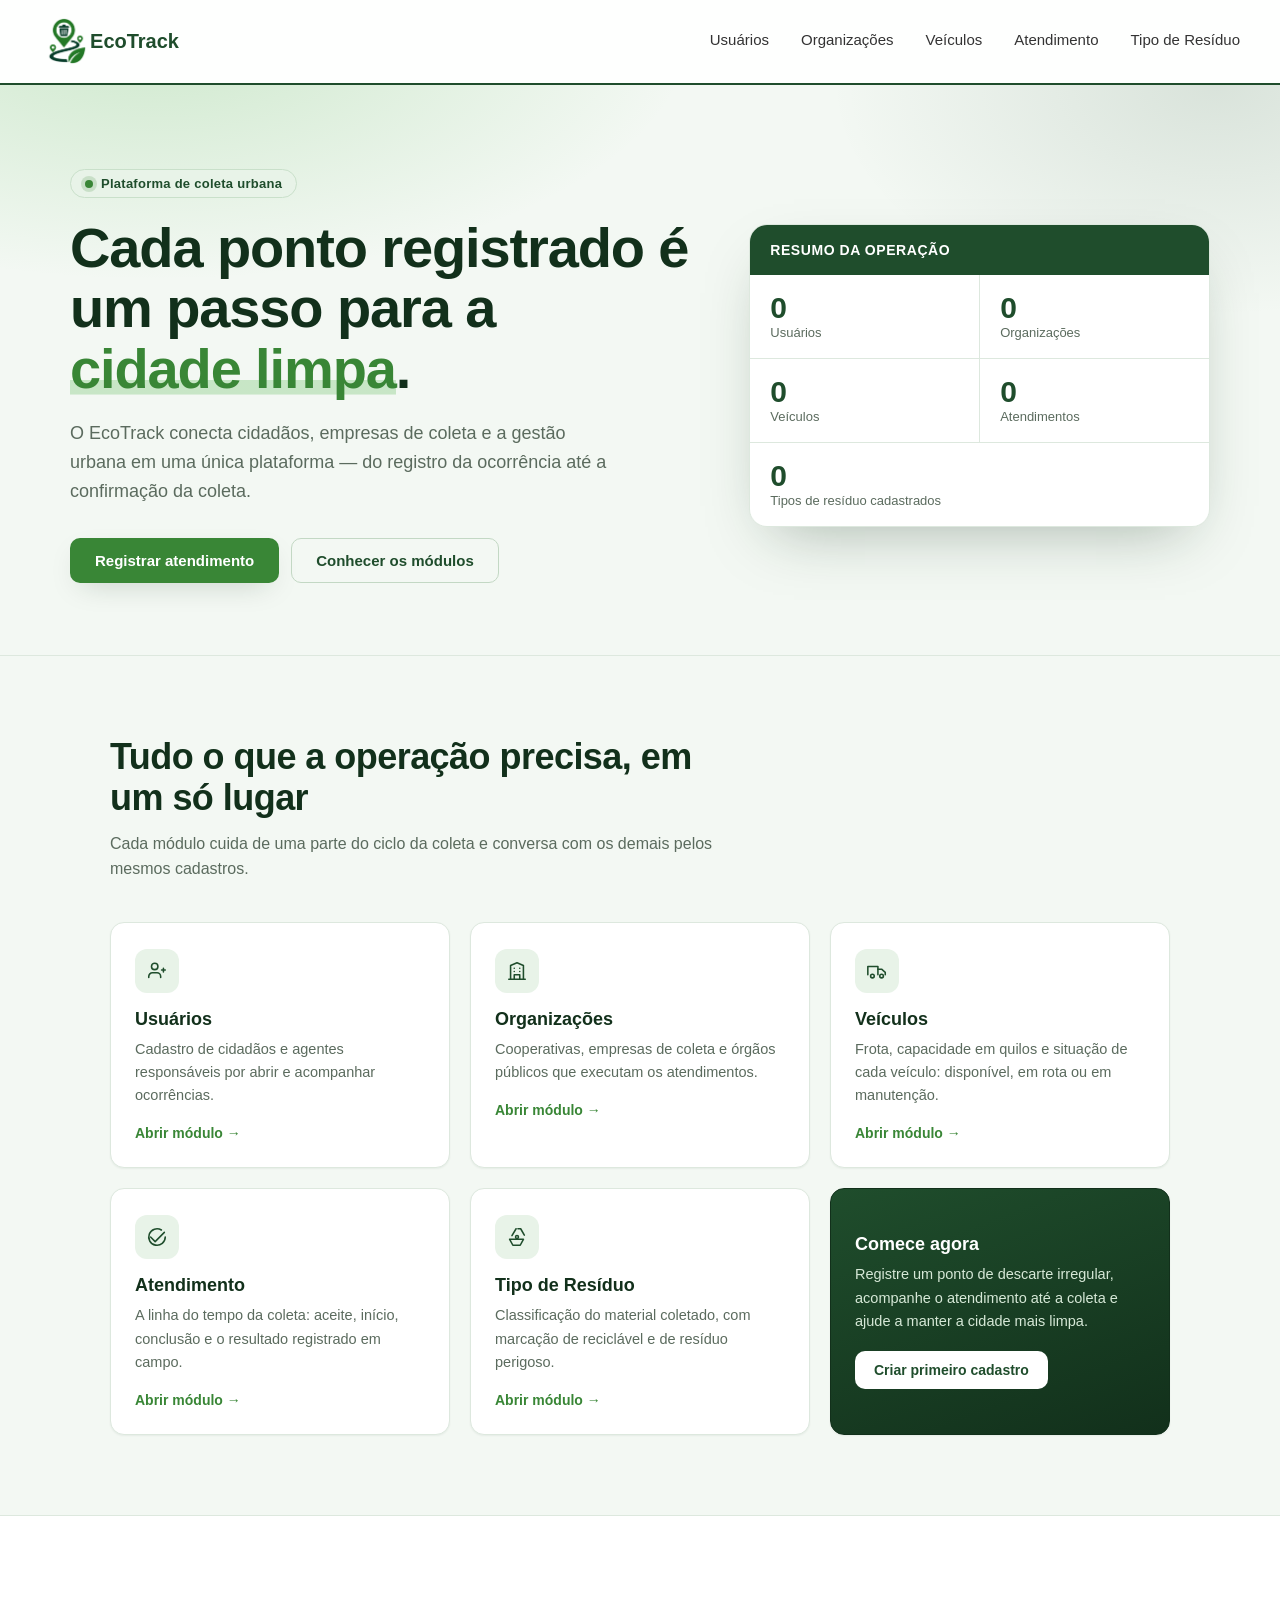
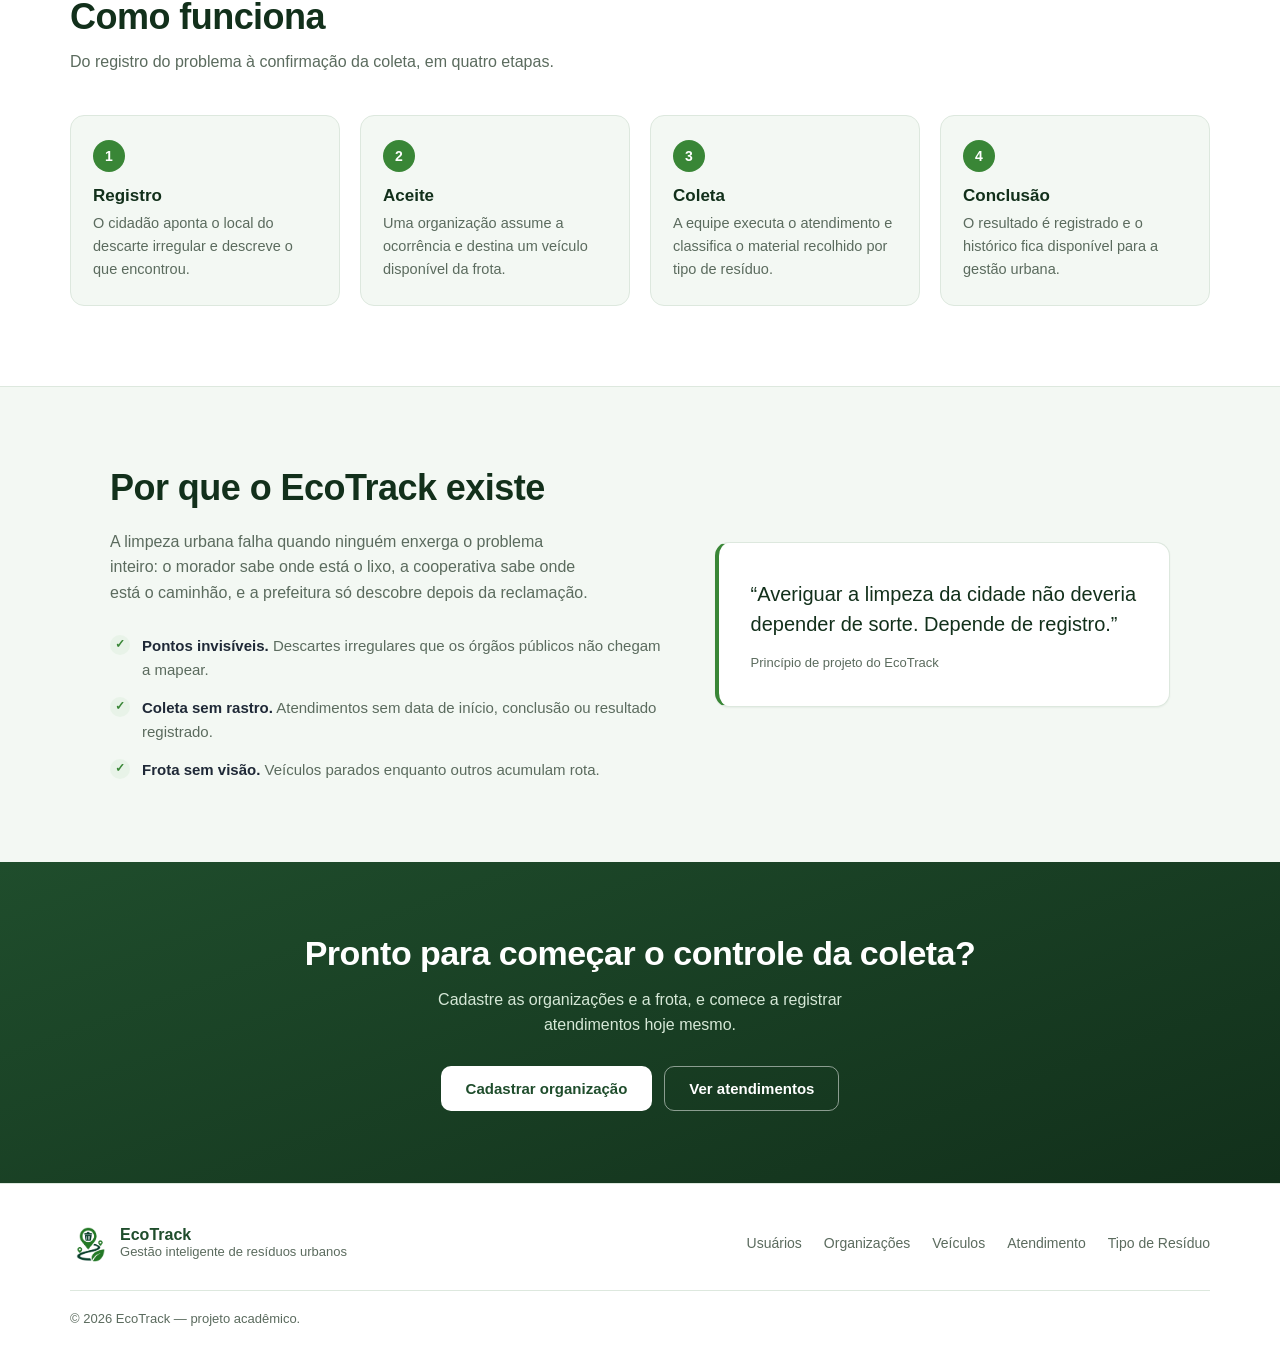
<file: index.html>
<!-- Integrantes: Adilson José (atendimento) / Arthur José (tiposresiduos) / Débora Lemos (organizacao)/ Gabriel Henrique (usuario) / Gustavo Haluch (veiculos) -->

<!doctype html>
<html lang="pt-BR">
  <head>
    <meta charset="UTF-8" />
    <meta name="viewport" content="width=device-width, initial-scale=1" />
    <meta
      name="description"
      content="EcoTrack conecta cidadãos, cooperativas e gestão urbana: registro de pontos de descarte irregular, acompanhamento do atendimento e controle da frota de coleta."
    />
    <title>EcoTrack — Gestão inteligente de resíduos urbanos</title>
    <link rel="stylesheet" href="style.css" />
    <link rel="shortcut icon" href="favicon.ico" type="image/x-icon" />
  </head>
  <body>
    <a class="skip-link" href="#conteudo">Pular para o conteúdo</a>

    <header class="head">
      <div class="logo">
        <a href="index.html"><img src="image.png" alt="EcoTrack logo" /></a>
        <a href="index.html">EcoTrack</a>
      </div>
      <nav class="nav" aria-label="Módulos">
        <a href="usuario.html">Usuários</a>
        <a href="organizacao.html">Organizações</a>
        <a href="veiculos.html">Veículos</a>
        <a href="atendimento.html">Atendimento</a>
        <a href="tiporesiduos.html">Tipo de Resíduo</a>
      </nav>
    </header>

    <main id="conteudo">
      <!-- HERO -->
      <section class="hero">
        <div class="hero__inner">
          <div class="hero__copy">
            <span class="badge"
              ><span class="badge__dot" aria-hidden="true"></span> Plataforma de
              coleta urbana</span
            >
            <h1>
              Cada ponto registrado é um passo para a
              <span class="hl">cidade limpa</span>.
            </h1>
            <p class="lead">
              O EcoTrack conecta cidadãos, empresas de coleta e a gestão urbana
              em uma única plataforma — do registro da ocorrência até a
              confirmação da coleta.
            </p>

            <div class="hero__actions">
              <a class="btn btn--solid" href="atendimento.html"
                >Registrar atendimento</a
              >
              <a class="btn btn--ghost" href="#modulos">Conhecer os módulos</a>
            </div>

          </div>


          <aside class="panel" aria-label="Resumo dos seus registros">
            <div class="panel__head">
              <span class="panel__title">Resumo da operação</span>
            </div>

            <div class="panel__grid">
              <a class="stat" href="usuario.html">
                <span class="stat__num" data-contador="listaUsuario">0</span>
                <span class="stat__label">Usuários</span>
              </a>
              <a class="stat" href="organizacao.html">
                <span class="stat__num" data-contador="listaOrganizacao">0</span>
                <span class="stat__label">Organizações</span>
              </a>
              <a class="stat" href="veiculos.html">
                <span class="stat__num" data-contador="listaVeiculo">0</span>
                <span class="stat__label">Veículos</span>
              </a>
              <a class="stat" href="atendimento.html">
                <span class="stat__num" data-contador="atendimento">0</span>
                <span class="stat__label">Atendimentos</span>
              </a>
              <a class="stat stat--wide" href="tiporesiduos.html">
                <span class="stat__num" data-contador="tipo_residuo">0</span>
                <span class="stat__label">Tipos de resíduo cadastrados</span>
              </a>
            </div>
          </aside>
        </div>
      </section>

      <section class="section" id="modulos">
        <header class="section__head">
          <h2>Tudo o que a operação precisa, em um só lugar</h2>
          <p>
            Cada módulo cuida de uma parte do ciclo da coleta e conversa com os
            demais pelos mesmos cadastros.
          </p>
        </header>

        <div class="cards">
          <a class="card" href="usuario.html">
            <span class="card__icon" aria-hidden="true">
              <svg viewBox="0 0 24 24" fill="none" stroke="currentColor" stroke-width="1.7" stroke-linecap="round" stroke-linejoin="round">
                <path d="M16 19v-1a4 4 0 0 0-4-4H7a4 4 0 0 0-4 4v1" />
                <circle cx="9.5" cy="7" r="3.5" />
                <path d="M17 11h4M19 9v4" />
              </svg>
            </span>
            <h3>Usuários</h3>
            <p>
              Cadastro de cidadãos e agentes responsáveis por abrir e acompanhar
              ocorrências.
            </p>
            <span class="card__link">Abrir módulo →</span>
          </a>

          <a class="card" href="organizacao.html">
            <span class="card__icon" aria-hidden="true">
              <svg viewBox="0 0 24 24" fill="none" stroke="currentColor" stroke-width="1.7" stroke-linecap="round" stroke-linejoin="round">
                <path d="M3 21h18" />
                <path d="M5 21V6l7-3 7 3v15" />
                <path d="M9 21v-5h6v5" />
                <path d="M9 9h.01M15 9h.01M9 12.5h.01M15 12.5h.01" />
              </svg>
            </span>
            <h3>Organizações</h3>
            <p>
              Cooperativas, empresas de coleta e órgãos públicos que executam os
              atendimentos.
            </p>
            <span class="card__link">Abrir módulo →</span>
          </a>

          <a class="card" href="veiculos.html">
            <span class="card__icon" aria-hidden="true">
              <svg viewBox="0 0 24 24" fill="none" stroke="currentColor" stroke-width="1.7" stroke-linecap="round" stroke-linejoin="round">
                <path d="M2 16V7h11v9" />
                <path d="M13 10h4l4 3.5V16" />
                <circle cx="7" cy="17.5" r="2" />
                <circle cx="17" cy="17.5" r="2" />
              </svg>
            </span>
            <h3>Veículos</h3>
            <p>
              Frota, capacidade em quilos e situação de cada veículo: disponível,
              em rota ou em manutenção.
            </p>
            <span class="card__link">Abrir módulo →</span>
          </a>

          <a class="card" href="atendimento.html">
            <span class="card__icon" aria-hidden="true">
              <svg viewBox="0 0 24 24" fill="none" stroke="currentColor" stroke-width="1.7" stroke-linecap="round" stroke-linejoin="round">
                <path d="M20 7 10 17l-5-5" />
                <path d="M21 12a9 9 0 1 1-4.2-7.6" />
              </svg>
            </span>
            <h3>Atendimento</h3>
            <p>
              A linha do tempo da coleta: aceite, início, conclusão e o resultado
              registrado em campo.
            </p>
            <span class="card__link">Abrir módulo →</span>
          </a>

          <a class="card" href="tiporesiduos.html">
            <span class="card__icon" aria-hidden="true">
              <svg viewBox="0 0 24 24" fill="none" stroke="currentColor" stroke-width="1.7" stroke-linecap="round" stroke-linejoin="round">
                <path d="M11 3 6.5 10.5" />
                <path d="M13 3h3l4 7" />
                <path d="M7.5 21 4 14.5h15L15.5 21z" />
                <circle cx="12" cy="12" r="1.6" />
              </svg>
            </span>
            <h3>Tipo de Resíduo</h3>
            <p>
              Classificação do material coletado, com marcação de reciclável e de
              resíduo perigoso.
            </p>
            <span class="card__link">Abrir módulo →</span>
          </a>

          <div class="card card--cta">
            <h3>Comece agora</h3>
            <p>
              Registre um ponto de descarte irregular, acompanhe o atendimento
              até a coleta e ajude a manter a cidade mais limpa.
            </p>
            <a class="btn btn--solid btn--sm" href="usuario.html"
              >Criar primeiro cadastro</a
            >
          </div>
        </div>
      </section>

      <section class="section section--alt" id="como-funciona">
        <header class="section__head">
          <h2>Como funciona</h2>
          <p>Do registro do problema à confirmação da coleta, em quatro etapas.</p>
        </header>

        <ol class="steps">
          <li class="step">
            <span class="step__num">1</span>
            <h3>Registro</h3>
            <p>
              O cidadão aponta o local do descarte irregular e descreve o que
              encontrou.
            </p>
          </li>
          <li class="step">
            <span class="step__num">2</span>
            <h3>Aceite</h3>
            <p>
              Uma organização assume a ocorrência e destina um veículo disponível
              da frota.
            </p>
          </li>
          <li class="step">
            <span class="step__num">3</span>
            <h3>Coleta</h3>
            <p>
              A equipe executa o atendimento e classifica o material recolhido por
              tipo de resíduo.
            </p>
          </li>
          <li class="step">
            <span class="step__num">4</span>
            <h3>Conclusão</h3>
            <p>
              O resultado é registrado e o histórico fica disponível para a gestão
              urbana.
            </p>
          </li>
        </ol>
      </section>

      <section class="section split">
        <div class="split__copy">
          <h2>Por que o EcoTrack existe</h2>
          <p class="lead lead--sm">
            A limpeza urbana falha quando ninguém enxerga o problema inteiro: o
            morador sabe onde está o lixo, a cooperativa sabe onde está o
            caminhão, e a prefeitura só descobre depois da reclamação.
          </p>
          <ul class="checks">
            <li>
              <strong>Pontos invisíveis.</strong> Descartes irregulares que os
              órgãos públicos não chegam a mapear.
            </li>
            <li>
              <strong>Coleta sem rastro.</strong> Atendimentos sem data de início,
              conclusão ou resultado registrado.
            </li>
            <li>
              <strong>Frota sem visão.</strong> Veículos parados enquanto outros
              acumulam rota.
            </li>
          </ul>
        </div>

        <figure class="split__quote">
          <blockquote>
            “Averiguar a limpeza da cidade não deveria depender de sorte. Depende
            de registro.”
          </blockquote>
          <figcaption>Princípio de projeto do EcoTrack</figcaption>
        </figure>
      </section>

      <section class="cta">
        <h2>Pronto para começar o controle da coleta?</h2>
        <p>
          Cadastre as organizações e a frota, e comece a registrar atendimentos
          hoje mesmo.
        </p>
        <div class="cta__actions">
          <a class="btn btn--light" href="organizacao.html"
            >Cadastrar organização</a
          >
          <a class="btn btn--outline" href="atendimento.html"
            >Ver atendimentos</a
          >
        </div>
      </section>
    </main>

    <footer class="foot">
      <div class="foot__inner">
        <div class="foot__brand">
          <img src="image.png" alt="" />
          <div>
            <strong>EcoTrack</strong>
            <span>Gestão inteligente de resíduos urbanos</span>
          </div>
        </div>

        <nav class="foot__links" aria-label="Rodapé">
          <a href="usuario.html">Usuários</a>
          <a href="organizacao.html">Organizações</a>
          <a href="veiculos.html">Veículos</a>
          <a href="atendimento.html">Atendimento</a>
          <a href="tiporesiduos.html">Tipo de Resíduo</a>
        </nav>
      </div>
      <p class="foot__legal">
        © <span id="ano">2026</span> EcoTrack — projeto acadêmico.
      </p>
    </footer>

    <script src="index.js"></script>
  </body>
</html>
</file>
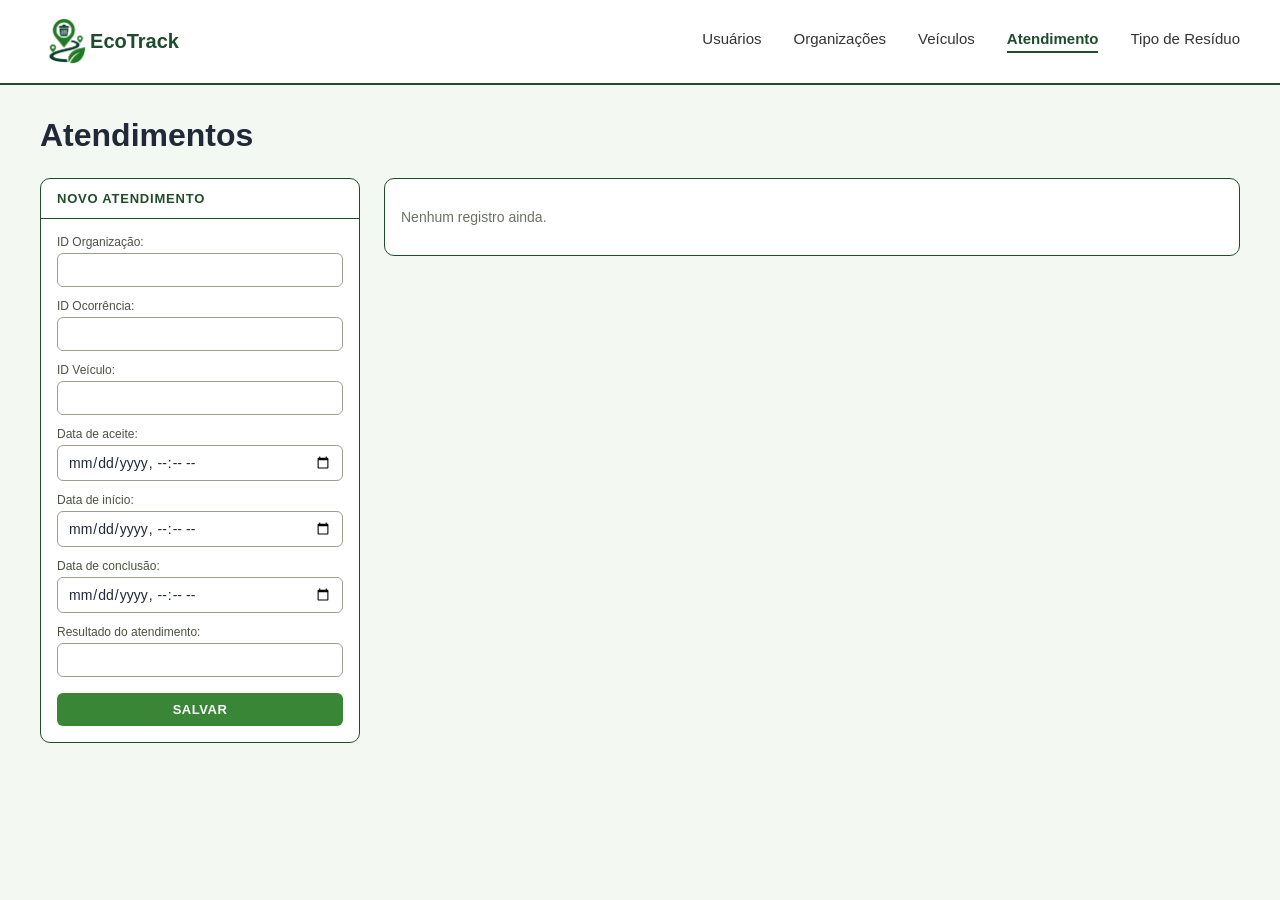
<file: atendimento.html>
<!doctype html>
<html lang="pt-br">
  <head>
    <meta charset="UTF-8" />
    <title>CRUD Atendimento</title>
    <link rel="stylesheet" href="style.css" />
    <link rel="shortcut icon" href="favicon.ico" type="image/x-icon">
  </head>
  <body>
    <header class="head">
      <div class="logo">
        <a href="index.html"><img src="image.png" alt="EcoTrack logo" /></a>
        <a href="index.html">EcoTrack</a>
      </div>
      <nav class="nav">
        <a href="usuario.html">Usuários</a>
        <a href="organizacao.html">Organizações</a>
        <a href="veiculos.html">Veículos</a>
        <a href="atendimento.html" class="active">Atendimento</a>
        <a href="tiporesiduos.html">Tipo de Resíduo</a>
      </nav>
    </header>

    <main class="page">
      <h1>Atendimentos</h1>

      <div class="crud-layout">
        <form id="form-atendimento" class="form-card">
          <div class="form-card__header">Novo atendimento</div>
          <div class="form-card__body">
            <input type="hidden" id="campo-id-editando" />

            <label>
              ID Organização:
              <input type="number" id="campo-id-organizacao" required />
            </label>

            <label>
              ID Ocorrência:
              <input type="number" id="campo-id-ocorrencia" required />
            </label>

            <label>
              ID Veículo:
              <input type="number" id="campo-id-veiculo" required />
            </label>

            <label>
              Data de aceite:
              <input type="datetime-local" id="campo-data-aceite" />
            </label>

            <label>
              Data de início:
              <input type="datetime-local" id="campo-data-inicio" />
            </label>

            <label>
              Data de conclusão:
              <input type="datetime-local" id="campo-data-conclusao" />
            </label>

            <label>
              Resultado do atendimento:
              <input type="text" id="campo-resultado" maxlength="30" />
            </label>

            <button type="submit" class="btn-primary">Salvar</button>
          </div>
        </form>

        <div class="list-card">
          <div id="area-lista"></div>
        </div>
      </div>
    </main>

    <script src="atendimento.js"></script>
  </body>
</html>
</file>
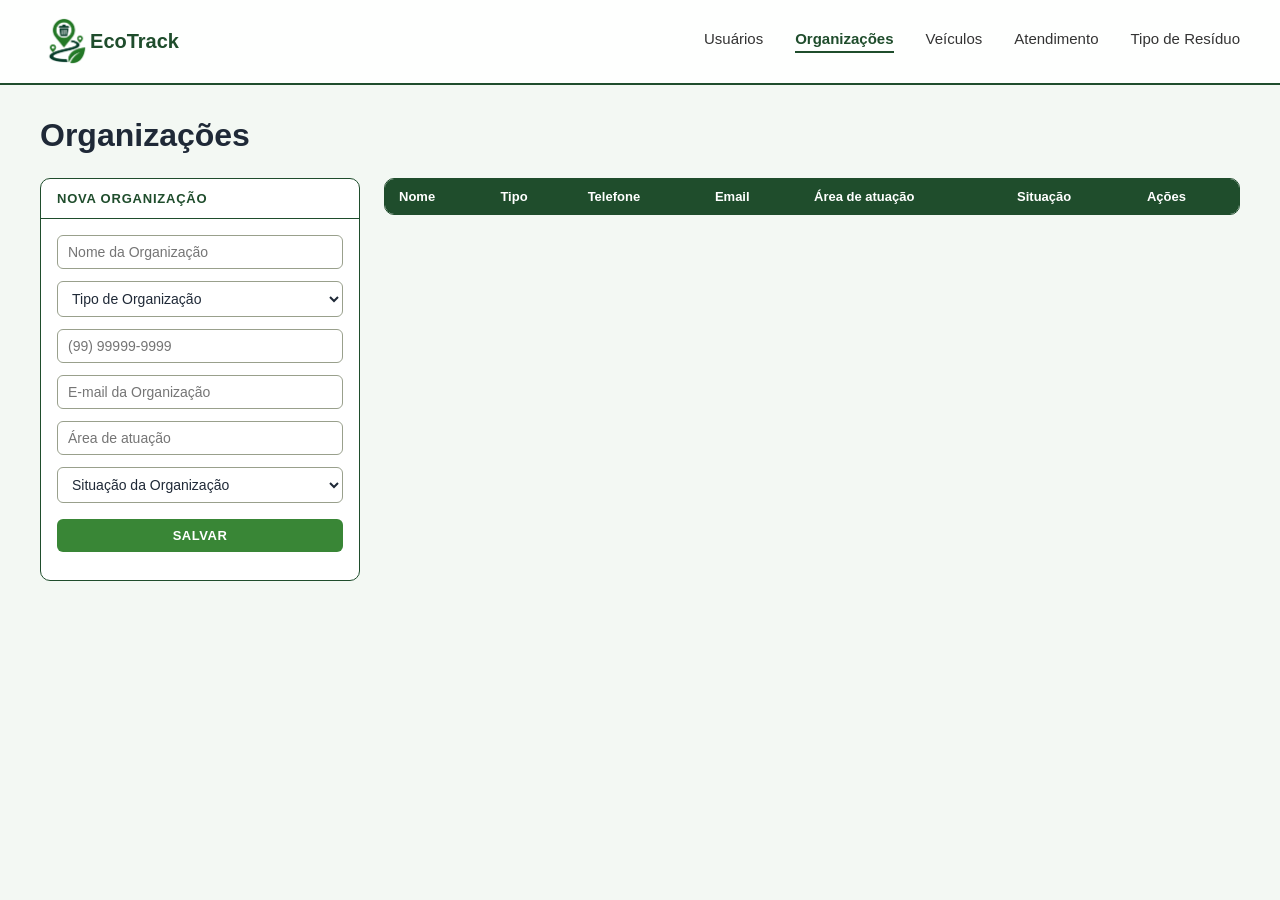
<file: organizacao.html>
<!doctype html>
<html lang="pt-br">
  <head>
    <meta charset="UTF-8" />
    <meta name="viewport" content="width=device-width, initial-scale=1.0" />
    <title>Organizações</title>
    <link rel="stylesheet" href="style.css" />
    <link rel="shortcut icon" href="favicon.ico" type="image/x-icon">
  </head>

  <body>
    <header class="head">
      <div class="logo">
        <a href="index.html"><img src="image.png" alt="EcoTrack logo" /></a>
        <a href="index.html">EcoTrack</a>
      </div>
      <nav class="nav">
        <a href="usuario.html">Usuários</a>
        <a href="organizacao.html" class="active">Organizações</a>
        <a href="veiculos.html">Veículos</a>
        <a href="atendimento.html">Atendimento</a>
        <a href="tiporesiduos.html">Tipo de Resíduo</a>
      </nav>
    </header>

    <main class="page">
      <h1>Organizações</h1>

      <div class="crud-layout">
        <div class="form-card">
          <div class="form-card__header">Nova organização</div>
          <div class="form-card__body">
            <input type="text" id="nome" placeholder="Nome da Organização" />
            
            <!-- IDs corrigidos para underline -->
            <select id="tipo_organizacao">
              <option value="" disabled selected hidden>Tipo de Organização</option>
              <option value="cooperativa">Cooperativa</option>
              <option value="empresaColeta">Empresa de Coleta</option>
              <option value="servicoMunicipal">Serviço Municipal</option>
              <option value="coletorParceiro">Coletor Parceiro</option>
              <option value="ong">ONG</option>
            </select>

            <input type="tel" id="telefone" placeholder="(99) 99999-9999" />

            <input type="email" id="email" placeholder="E-mail da Organização" />

            <input type="text" id="area_atuacao" placeholder="Área de atuação" />

            <select id="situacao_organizacao">
              <option value="" disabled selected hidden>Situação da Organização</option>
              <option value="ativa">Ativa</option>
              <option value="inativa">Inativa</option>
              <option value="suspensa">Suspensa</option>
            </select>

            <button type="button" class="btn-primary" onclick="salvar()">Salvar</button>
            <span id="msg"></span>
          </div>
        </div>

        <div class="list-card">
          <div id="lista"></div>
        </div>
      </div>
    </main>

    <script src="organizacao.js"></script>
  </body>
</html>
</file>
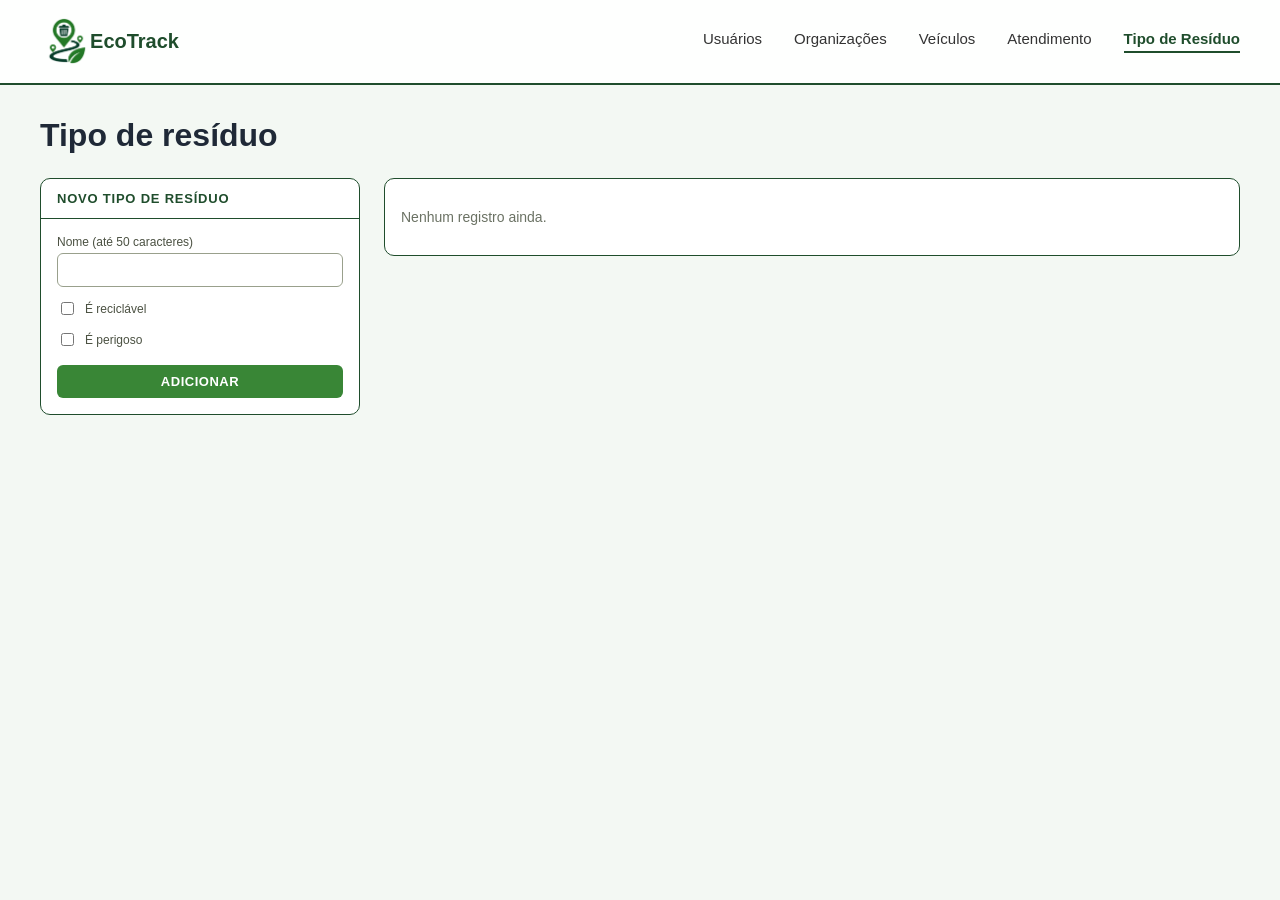
<file: tiporesiduos.html>
<!doctype html>
<html lang="en">
  <head>
    <meta charset="UTF-8" />
    <meta name="viewport" content="width=device-width, initial-scale=1.0" />
    <title>tipo de residuos</title>
    <link rel="stylesheet" href="style.css" />
    <link rel="shortcut icon" href="favicon.ico" type="image/x-icon">
  </head>
  <body>
    <header class="head">
      <div class="logo">
        <a href="index.html"><img src="image.png" alt="EcoTrack logo" /></a>
        <a href="index.html">EcoTrack</a>
      </div>
      <nav class="nav">
        <a href="usuario.html">Usuários</a>
        <a href="organizacao.html">Organizações</a>
        <a href="veiculos.html">Veículos</a>
        <a href="atendimento.html">Atendimento</a>
        <a href="tiporesiduos.html" class="active">Tipo de Resíduo</a>
      </nav>
    </header>

    <main class="page">
      <h1>Tipo de resíduo</h1>

      <div class="crud-layout">
        <form id="form-residuo" class="form-card">
          <div class="form-card__header">Novo tipo de resíduo</div>
          <div class="form-card__body">
            <input type="hidden" id="campo-id-editando" />

            <label>
              Nome (até 50 caracteres)
              <input type="text" id="campo-nome" maxlength="50" />
            </label>

            <label>
              <input type="checkbox" id="campo-reciclavel" />
              É reciclável
            </label>

            <label>
              <input type="checkbox" id="campo-perigoso" />
              É perigoso
            </label>

            <button type="submit" class="btn-primary">Adicionar</button>
          </div>
        </form>

        <div class="list-card">
          <div id="area-lista"></div>
        </div>
      </div>
    </main>

    <script src="tiporesiduos.js"></script>
  </body>
</html>
</file>
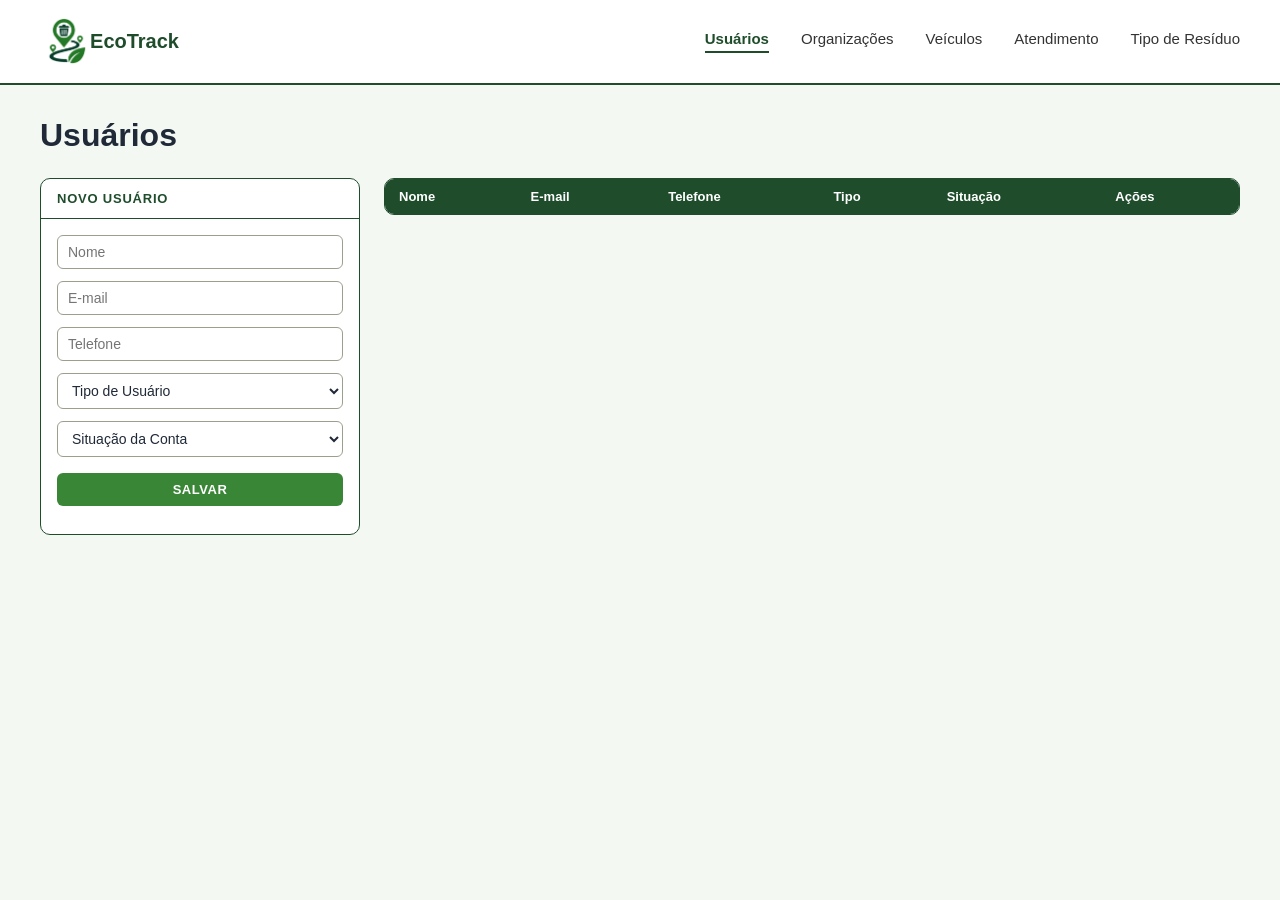
<file: usuario.html>
<!doctype html>
<html lang="pt-BR">
  <head>
    <meta charset="UTF-8" />
    <title>Usuários</title>
    <link rel="stylesheet" href="style.css" />
    <link rel="shortcut icon" href="favicon.ico" type="image/x-icon">
  </head>
  <body>
    <header class="head">
      <div class="logo">
        <a href="index.html"><img src="image.png" alt="EcoTrack logo" /></a>
        <a href="index.html">EcoTrack</a>
      </div>
      <nav class="nav">
        <a href="usuario.html" class="active">Usuários</a>
        <a href="organizacao.html">Organizações</a>
        <a href="veiculos.html">Veículos</a>
        <a href="atendimento.html">Atendimento</a>
        <a href="tiporesiduos.html">Tipo de Resíduo</a>
      </nav>
    </header>

    <main class="page">
      <h1>Usuários</h1>

      <div class="crud-layout">
        <div class="form-card">
          <div class="form-card__header">Novo usuário</div>
          <div class="form-card__body">
            <input type="text" id="nome" placeholder="Nome" />
            <input type="text" id="email" placeholder="E-mail" />
            <input type="text" id="telefone" placeholder="Telefone" />
            <select id="tipo">
              <option value="" disabled selected hidden>Tipo de Usuário</option>
              <option value="cidadao">Cidadão</option>
              <option value="organizacao">Organização</option>
            </select>
            <select id="situacao">
              <option value="" disabled selected hidden>Situação da Conta</option>
              <option value="ativa">Ativa</option>
              <option value="inativa">Inativa</option>
            </select>

            <button type="button" class="btn-primary" onclick="salvar()">Salvar</button>
            <span id="msg"></span>
          </div>
        </div>

        <div class="list-card">
          <div id="lista"></div>
        </div>
      </div>
    </main>

    <script src="usuario.js"></script>
  </body>
</html>
</file>
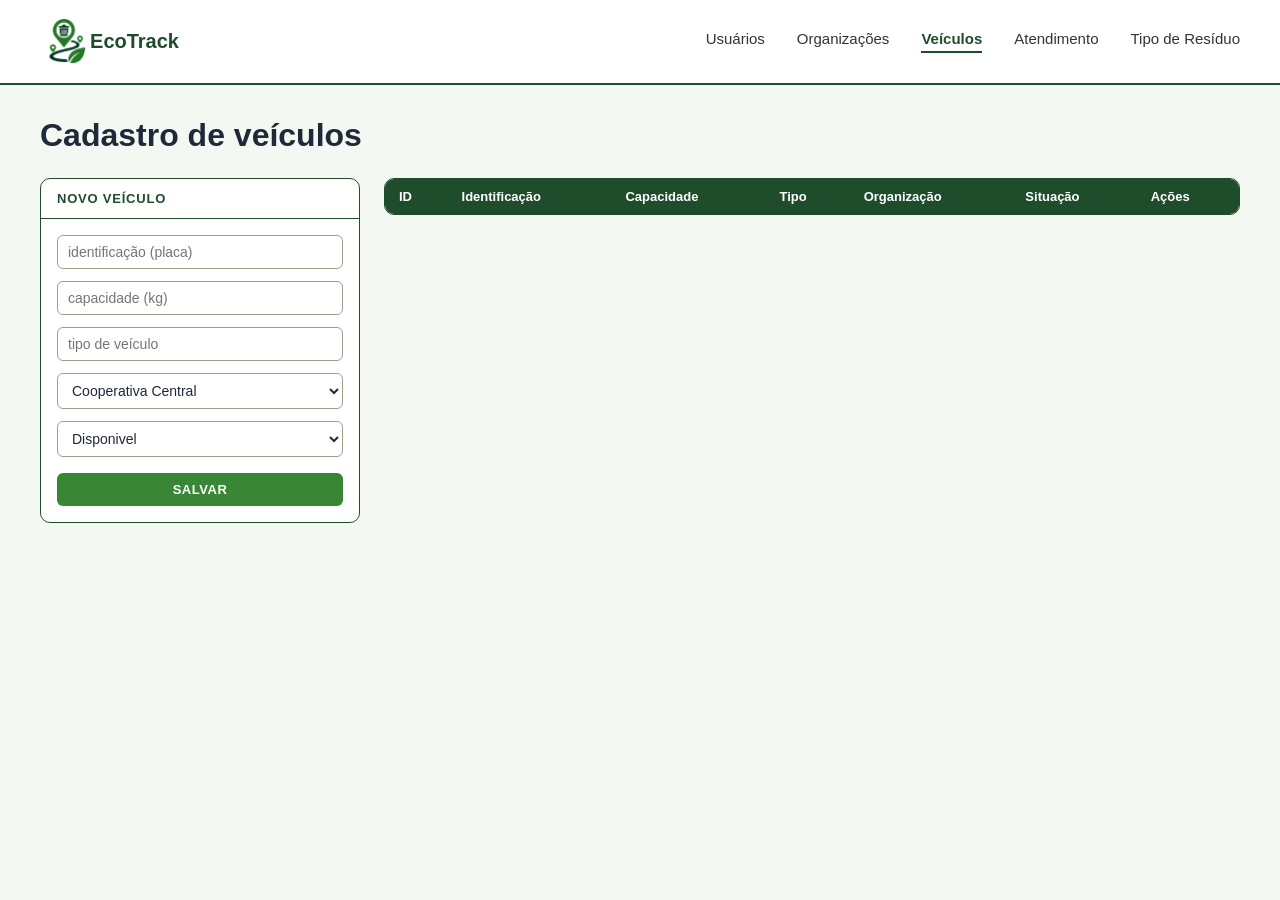
<file: veiculos.html>
<!doctype html>
<html lang="pt-BR">
  <head>
    <meta charset="UTF-8" />
    <title>Veículos</title>
    <link rel="stylesheet" href="style.css" />
    <link rel="shortcut icon" href="favicon.ico" type="image/x-icon">
  </head>
  <body>
    <header class="head">
      <div class="logo">
        <a href="index.html"><img src="image.png" alt="EcoTrack logo" /></a>
        <a href="index.html">EcoTrack</a>
      </div>
      <nav class="nav">
        <a href="usuario.html">Usuários</a>
        <a href="organizacao.html">Organizações</a>
        <a href="veiculos.html" class="active">Veículos</a>
        <a href="atendimento.html">Atendimento</a>
        <a href="tiporesiduos.html">Tipo de Resíduo</a>
      </nav>
    </header>

    <main class="page">
      <h1>Cadastro de veículos</h1>

      <div class="crud-layout">
        <div class="form-card">
          <div class="form-card__header">Novo veículo</div>
          <div class="form-card__body">
            <input type="text" id="identificacao" placeholder="identificação (placa)" />
            <input type="number" id="capacidade" placeholder="capacidade (kg)" />
            <input type="text" id="tipo_veiculo" placeholder="tipo de veículo" />

            <select id="id_organizacao">
              <option value="1">Cooperativa Central</option>
              <option value="2">EcoTrack</option>
            </select>

            <select id="situacao_veiculo">
              <option value="Disponível">Disponivel</option>
              <option value="Em rota">Em rota</option>
              <option value="Manutencao">Manutenção</option>
            </select>

            <button type="button" class="btn-primary" onclick="salvar()">Salvar</button>
          </div>
        </div>

        <div class="list-card">
          <div id="lista"></div>
        </div>
      </div>
    </main>

    <script src="veiculos.js"></script>
  </body>
</html>
</file>
<file: style.css>
:root {
  --verde-900: #12301b;
  --verde-800: #1f4d2c;
  --verde-600: #398636;
  --verde-400: #6cc067;
  --menta: #e8f3e8;
  --fundo: #f3f8f3;
  --tinta: #1f2937;
  --tinta-suave: #5b6b5e;
  --linha: #dde8de;
  --branco: #ffffff;
  --sombra-sm: 0 1px 2px rgba(18, 48, 27, 0.06);
  --sombra-md: 0 10px 30px -12px rgba(18, 48, 27, 0.25);
  --sombra-lg: 0 24px 60px -24px rgba(18, 48, 27, 0.35);
  --raio: 14px;
  --largura: 1140px;
}

* {
  font-family:
    -apple-system, BlinkMacSystemFont, "Segoe UI", Roboto, Helvetica, Arial,
    sans-serif;
  box-sizing: border-box;
}

body {
  margin: 0;
  background: var(--fundo);
  color: var(--tinta);
  -webkit-font-smoothing: antialiased;
}

html {
  scroll-behavior: smooth;
}

a:focus-visible,
button:focus-visible {
  outline: 3px solid var(--verde-400);
  outline-offset: 2px;
  border-radius: 4px;
}

.skip-link {
  position: absolute;
  left: -9999px;
  top: 8px;
  z-index: 50;
  background: var(--verde-800);
  color: #fff;
  padding: 10px 16px;
  border-radius: 8px;
  text-decoration: none;
}

.skip-link:focus {
  left: 16px;
}

header.head {
  display: flex;
  align-items: center;
  justify-content: space-between;
  gap: 16px;
  flex-wrap: wrap;
  padding: 14px 40px;
  background: rgba(255, 255, 255, 0.92);
  backdrop-filter: saturate(180%) blur(8px);
  border-bottom: 2px solid var(--verde-800);
  position: sticky;
  top: 0;
  z-index: 20;
}
img {
  height: 50px;
  object-fit: contain;
}

.logo {
  font-weight: bold;
  font-size: 20px;
  color: #1f4d2c;
  align-items: center;
  display: flex;
}

.logo a {
  text-decoration: none;
  color: inherit;
}

.nav {
  display: flex;
  gap: 32px;
  list-style: none;
}

.nav a {
  text-decoration: none;
  color: #333;
  font-size: 15px;
  padding-bottom: 4px;
}

.nav a.active,
.nav a:hover {
  color: #1f4d2c;
  font-weight: 600;
  border-bottom: 2px solid #1f4d2c;
}

h1 {
  padding: 0 40px;
  color: #1f2937;
}

/* ==========================================================================
   HOME
   ========================================================================== */

/* --- Botões -------------------------------------------------------------- */

.btn {
  display: inline-flex;
  align-items: center;
  justify-content: center;
  gap: 8px;
  padding: 13px 24px;
  border-radius: 10px;
  font-size: 15px;
  font-weight: 600;
  text-decoration: none;
  border: 1px solid transparent;
  cursor: pointer;
  transition:
    transform 0.15s ease,
    background 0.15s ease,
    box-shadow 0.15s ease;
}

.btn--sm {
  padding: 10px 18px;
  font-size: 14px;
}

.btn--solid {
  background: var(--verde-600);
  color: #fff;
  box-shadow: var(--sombra-md);
}

.btn--solid:hover {
  background: var(--verde-800);
  transform: translateY(-2px);
}

.btn--ghost {
  background: transparent;
  color: var(--verde-800);
  border-color: #c3d8c4;
}

.btn--ghost:hover {
  background: var(--menta);
  border-color: var(--verde-600);
}

.btn--light {
  background: #fff;
  color: var(--verde-800);
}

.btn--light:hover {
  transform: translateY(-2px);
}

.btn--outline {
  background: transparent;
  color: #fff;
  border-color: rgba(255, 255, 255, 0.5);
}

.btn--outline:hover {
  background: rgba(255, 255, 255, 0.12);
  border-color: #fff;
}

/* --- Hero ---------------------------------------------------------------- */

.hero {
  padding: 84px 40px 72px;
  background:
    radial-gradient(
      900px 420px at 12% -10%,
      rgba(108, 192, 103, 0.28),
      transparent 60%
    ),
    radial-gradient(
      700px 420px at 95% 0%,
      rgba(31, 77, 44, 0.12),
      transparent 55%
    ),
    var(--fundo);
  border-bottom: 1px solid var(--linha);
}

.hero__inner {
  max-width: var(--largura);
  margin: 0 auto;
  display: grid;
  grid-template-columns: 1.15fr 0.85fr;
  gap: 56px;
  align-items: center;
}

.badge {
  display: inline-flex;
  align-items: center;
  gap: 8px;
  padding: 6px 14px;
  border-radius: 999px;
  background: var(--menta);
  border: 1px solid #c9e0ca;
  color: var(--verde-800);
  font-size: 13px;
  font-weight: 600;
  letter-spacing: 0.02em;
}

.badge__dot {
  width: 8px;
  height: 8px;
  border-radius: 50%;
  background: var(--verde-600);
  box-shadow: 0 0 0 4px rgba(57, 134, 54, 0.18);
}

.hero h1 {
  padding: 0;
  margin: 20px 0 0;
  font-size: clamp(34px, 5vw, 56px);
  line-height: 1.08;
  letter-spacing: -0.02em;
  color: var(--verde-900);
}

.hl {
  color: var(--verde-600);
  white-space: nowrap;
  /* traço de marca-texto sob a palavra */
  background-image: linear-gradient(
    rgba(108, 192, 103, 0.32),
    rgba(108, 192, 103, 0.32)
  );
  background-repeat: no-repeat;
  background-size: 100% 0.26em;
  background-position: 0 88%;
}

.lead {
  max-width: 54ch;
  margin: 20px 0 0;
  font-size: 18px;
  line-height: 1.6;
  color: var(--tinta-suave);
}

.lead--sm {
  font-size: 16px;
}

.hero__actions {
  display: flex;
  flex-wrap: wrap;
  gap: 12px;
  margin-top: 32px;
}

/* --- Painel de resumo ---------------------------------------------------- */

.panel {
  background: #fff;
  border: 1px solid var(--linha);
  border-radius: 18px;
  box-shadow: var(--sombra-lg);
  overflow: hidden;
}

.panel__head {
  padding: 16px 20px;
  background: var(--verde-800);
  color: #fff;
}

.panel__title {
  font-size: 14px;
  font-weight: 700;
  letter-spacing: 0.04em;
  text-transform: uppercase;
}

.panel__grid {
  display: grid;
  grid-template-columns: 1fr 1fr;
  gap: 1px;
  background: var(--linha);
}

.stat {
  display: flex;
  flex-direction: column;
  gap: 2px;
  padding: 18px 20px;
  background: #fff;
  text-decoration: none;
  transition: background 0.15s ease;
}

.stat:hover {
  background: var(--menta);
}

.stat--wide {
  grid-column: 1 / -1;
}

.stat__num {
  font-size: 30px;
  font-weight: 700;
  line-height: 1;
  color: var(--verde-800);
  font-variant-numeric: tabular-nums;
}

.stat__label {
  font-size: 13px;
  color: var(--tinta-suave);
}

/* --- Seções -------------------------------------------------------------- */

.section {
  max-width: var(--largura);
  margin: 0 auto;
  padding: 80px 40px;
}

/* faixa branca de ponta a ponta, mas com o conteúdo alinhado ao container */
.section--alt {
  max-width: none;
  background: #fff;
  border-block: 1px solid var(--linha);
  padding-inline: max(40px, (100% - var(--largura)) / 2);
}

.section__head {
  max-width: 620px;
  margin-bottom: 40px;
}

.section__head h2,
.split__copy h2 {
  margin: 0;
  font-size: clamp(26px, 3.4vw, 36px);
  line-height: 1.15;
  letter-spacing: -0.015em;
  color: var(--verde-900);
}

.section__head p {
  margin: 12px 0 0;
  font-size: 16px;
  line-height: 1.6;
  color: var(--tinta-suave);
}

/* --- Cards de módulo ----------------------------------------------------- */

.cards {
  display: grid;
  grid-template-columns: repeat(auto-fit, minmax(270px, 1fr));
  gap: 20px;
}

.card {
  display: flex;
  flex-direction: column;
  padding: 26px 24px;
  background: #fff;
  border: 1px solid var(--linha);
  border-radius: var(--raio);
  box-shadow: var(--sombra-sm);
  text-decoration: none;
  color: inherit;
  transition:
    transform 0.18s ease,
    box-shadow 0.18s ease,
    border-color 0.18s ease;
}

a.card:hover {
  transform: translateY(-4px);
  border-color: #bcd9be;
  box-shadow: var(--sombra-md);
}

.card__icon {
  display: inline-flex;
  align-items: center;
  justify-content: center;
  width: 44px;
  height: 44px;
  border-radius: 12px;
  background: var(--menta);
  color: var(--verde-800);
  margin-bottom: 16px;
}

.card__icon svg {
  width: 22px;
  height: 22px;
}

.card h3 {
  margin: 0 0 8px;
  font-size: 18px;
  color: var(--verde-900);
}

.card p {
  margin: 0;
  font-size: 14.5px;
  line-height: 1.6;
  color: var(--tinta-suave);
}

.card__link {
  margin-top: 18px;
  font-size: 14px;
  font-weight: 600;
  color: var(--verde-600);
}

.card--cta {
  background: linear-gradient(160deg, var(--verde-800), var(--verde-900));
  border-color: var(--verde-900);
  color: #fff;
  justify-content: center;
}

.card--cta h3,
.card--cta p {
  color: #fff;
}

.card--cta p {
  color: #d6e8d7;
}

.card--cta .btn {
  align-self: flex-start;
  margin-top: 18px;
  background: #fff;
  color: var(--verde-800);
  box-shadow: none;
}

/* --- Como funciona ------------------------------------------------------- */

.steps {
  display: grid;
  grid-template-columns: repeat(auto-fit, minmax(230px, 1fr));
  gap: 20px;
  margin: 0;
  padding: 0;
  list-style: none;
  counter-reset: etapa;
}

.step {
  position: relative;
  padding: 24px 22px;
  background: var(--fundo);
  border: 1px solid var(--linha);
  border-radius: var(--raio);
}

.step__num {
  display: inline-flex;
  align-items: center;
  justify-content: center;
  width: 32px;
  height: 32px;
  border-radius: 50%;
  background: var(--verde-600);
  color: #fff;
  font-size: 14px;
  font-weight: 700;
  margin-bottom: 14px;
}

.step h3 {
  margin: 0 0 6px;
  font-size: 17px;
  color: var(--verde-900);
}

.step p {
  margin: 0;
  font-size: 14.5px;
  line-height: 1.6;
  color: var(--tinta-suave);
}

/* --- Sobre --------------------------------------------------------------- */

.split {
  display: grid;
  grid-template-columns: 1.1fr 0.9fr;
  gap: 48px;
  align-items: center;
}

.checks {
  margin: 28px 0 0;
  padding: 0;
  list-style: none;
  display: grid;
  gap: 14px;
}

.checks li {
  position: relative;
  padding-left: 32px;
  font-size: 15px;
  line-height: 1.6;
  color: var(--tinta-suave);
}

.checks li::before {
  content: "✓";
  position: absolute;
  left: 0;
  top: 1px;
  width: 20px;
  height: 20px;
  display: flex;
  align-items: center;
  justify-content: center;
  border-radius: 50%;
  background: var(--menta);
  color: var(--verde-600);
  font-size: 12px;
  font-weight: 700;
}

.checks strong {
  color: var(--tinta);
}

.split__quote {
  margin: 0;
  padding: 36px 32px;
  background: #fff;
  border: 1px solid var(--linha);
  border-left: 4px solid var(--verde-600);
  border-radius: var(--raio);
  box-shadow: var(--sombra-sm);
}

.split__quote blockquote {
  margin: 0;
  font-size: 20px;
  line-height: 1.5;
  color: var(--verde-900);
}

.split__quote figcaption {
  margin-top: 16px;
  font-size: 13px;
  color: var(--tinta-suave);
}

/* --- CTA final ----------------------------------------------------------- */

.cta {
  padding: 72px 40px;
  text-align: center;
  background: linear-gradient(160deg, var(--verde-800), var(--verde-900));
  color: #fff;
}

.cta h2 {
  margin: 0;
  font-size: clamp(24px, 3.2vw, 34px);
  letter-spacing: -0.015em;
}

.cta p {
  max-width: 56ch;
  margin: 14px auto 0;
  font-size: 16px;
  line-height: 1.6;
  color: #d6e8d7;
}

.cta__actions {
  display: flex;
  flex-wrap: wrap;
  gap: 12px;
  justify-content: center;
  margin-top: 28px;
}

/* --- Rodapé -------------------------------------------------------------- */

.foot {
  background: #fff;
  border-top: 1px solid var(--linha);
  padding: 40px 40px 28px;
}

.foot__inner {
  max-width: var(--largura);
  margin: 0 auto;
  display: flex;
  flex-wrap: wrap;
  gap: 24px;
  align-items: center;
  justify-content: space-between;
}

.foot__brand {
  display: flex;
  align-items: center;
  gap: 12px;
}

.foot__brand img {
  height: 38px;
}

.foot__brand div {
  display: flex;
  flex-direction: column;
}

.foot__brand strong {
  color: var(--verde-800);
  font-size: 16px;
}

.foot__brand span {
  font-size: 13px;
  color: var(--tinta-suave);
}

.foot__links {
  display: flex;
  flex-wrap: wrap;
  gap: 8px 22px;
}

.foot__links a {
  font-size: 14px;
  color: var(--tinta-suave);
  text-decoration: none;
}

.foot__links a:hover {
  color: var(--verde-800);
}

.foot__legal {
  max-width: var(--largura);
  margin: 28px auto 0;
  padding-top: 20px;
  border-top: 1px solid var(--linha);
  font-size: 13px;
  color: var(--tinta-suave);
}

/* CRUD pages (Usuários, Organizações, Veículos, Atendimento, Tipo de Resíduo) */

.page {
  padding: 32px 40px;
}

.page h1 {
  padding: 0;
  margin: 0 0 24px;
}

.crud-layout {
  display: flex;
  gap: 24px;
  align-items: flex-start;
  flex-wrap: wrap;
}

.form-card {
  width: 320px;
  background: white;
  border: 1px solid #1f4d2c;
  border-radius: 10px;
  overflow: hidden;
}

.form-card__header {
  padding: 12px 16px;
  border-bottom: 1px solid #1f4d2c;
  font-weight: 700;
  font-size: 13px;
  text-transform: uppercase;
  letter-spacing: 0.06em;
  color: #1f4d2c;
}

.form-card__body {
  padding: 16px;
  display: flex;
  flex-direction: column;
  gap: 12px;
}

.form-card__body label {
  display: flex;
  flex-direction: column;
  gap: 4px;
  font-size: 12px;
  color: #4b5142;
}

.form-card__body input,
.form-card__body select {
  width: 100%;
  padding: 8px 10px;
  border: 1px solid #99a08c;
  border-radius: 6px;
  background: #fff;
  font-size: 14px;
  color: #1f2937;
}

.form-card__body input[type="checkbox"] {
  width: auto;
}

.form-card__body label:has(input[type="checkbox"]) {
  flex-direction: row;
  align-items: center;
  gap: 8px;
}

.btn-primary {
  margin-top: 4px;
  padding: 9px 0;
  background: #398636;
  color: #fff;
  border: none;
  border-radius: 6px;
  font-size: 13px;
  font-weight: 700;
  letter-spacing: 0.04em;
  text-transform: uppercase;
  cursor: pointer;
}

.btn-primary:hover {
  background: #2f6e2c;
}

.list-card {
  flex: 1;
  min-width: 560px;
  background: white;
  border: 1px solid #1f4d2c;
  border-radius: 10px;
  overflow: hidden;
}

.list-card table {
  width: 100%;
  border-collapse: collapse;
  font-size: 13px;
  border: none;
}

.list-card th,
.list-card td {
  border: none;
}

.list-card th {
  background: #1f4d2c;
  color: #fff;
  text-align: left;
  padding: 10px 14px;
  font-weight: 700;
}

.list-card td {
  padding: 11px 14px;
  border-bottom: 1px solid #d8dccf;
  color: #333;
}

.list-card tr:last-child td {
  border-bottom: none;
}

.list-card tr:nth-child(even) td {
  background: #f7f6ee;
}

.list-card button {
  padding: 5px 10px;
  margin-right: 6px;
  border: 1px solid #99a08c;
  border-radius: 6px;
  background: #fff;
  font-size: 12px;
  cursor: pointer;
}

.list-card button:hover {
  border-color: #1f4d2c;
  color: #1f4d2c;
}

.list-card p {
  padding: 16px;
  color: #6b7264;
  font-size: 14px;
}

/* ==========================================================================
   RESPONSIVO
   ========================================================================== */

@media (max-width: 960px) {
  .hero__inner,
  .split {
    grid-template-columns: 1fr;
    gap: 40px;
  }

  .hero {
    padding: 56px 24px 56px;
  }

  .section {
    padding: 56px 24px;
  }

  .cta,
  .foot {
    padding-inline: 24px;
  }
}

@media (max-width: 720px) {
  header.head {
    padding: 12px 20px;
    justify-content: center;
    text-align: center;
  }

  .nav {
    gap: 6px 18px;
    flex-wrap: wrap;
    justify-content: center;
  }

  .nav a {
    font-size: 14px;
  }

  .hero,
  .section {
    padding-inline: 20px;
  }

  .page {
    padding: 24px 20px;
  }

  .form-card {
    width: 100%;
  }

  /* tabela dos CRUDs rola na horizontal em vez de estourar a tela */
  .list-card {
    min-width: 0;
    width: 100%;
    overflow-x: auto;
  }

  .list-card table {
    min-width: 560px;
  }

  .foot__inner {
    flex-direction: column;
    align-items: flex-start;
  }
}

@media (prefers-reduced-motion: reduce) {
  html {
    scroll-behavior: auto;
  }

  *,
  *::before,
  *::after {
    animation-duration: 0.01ms !important;
    transition-duration: 0.01ms !important;
  }
}
</file>
